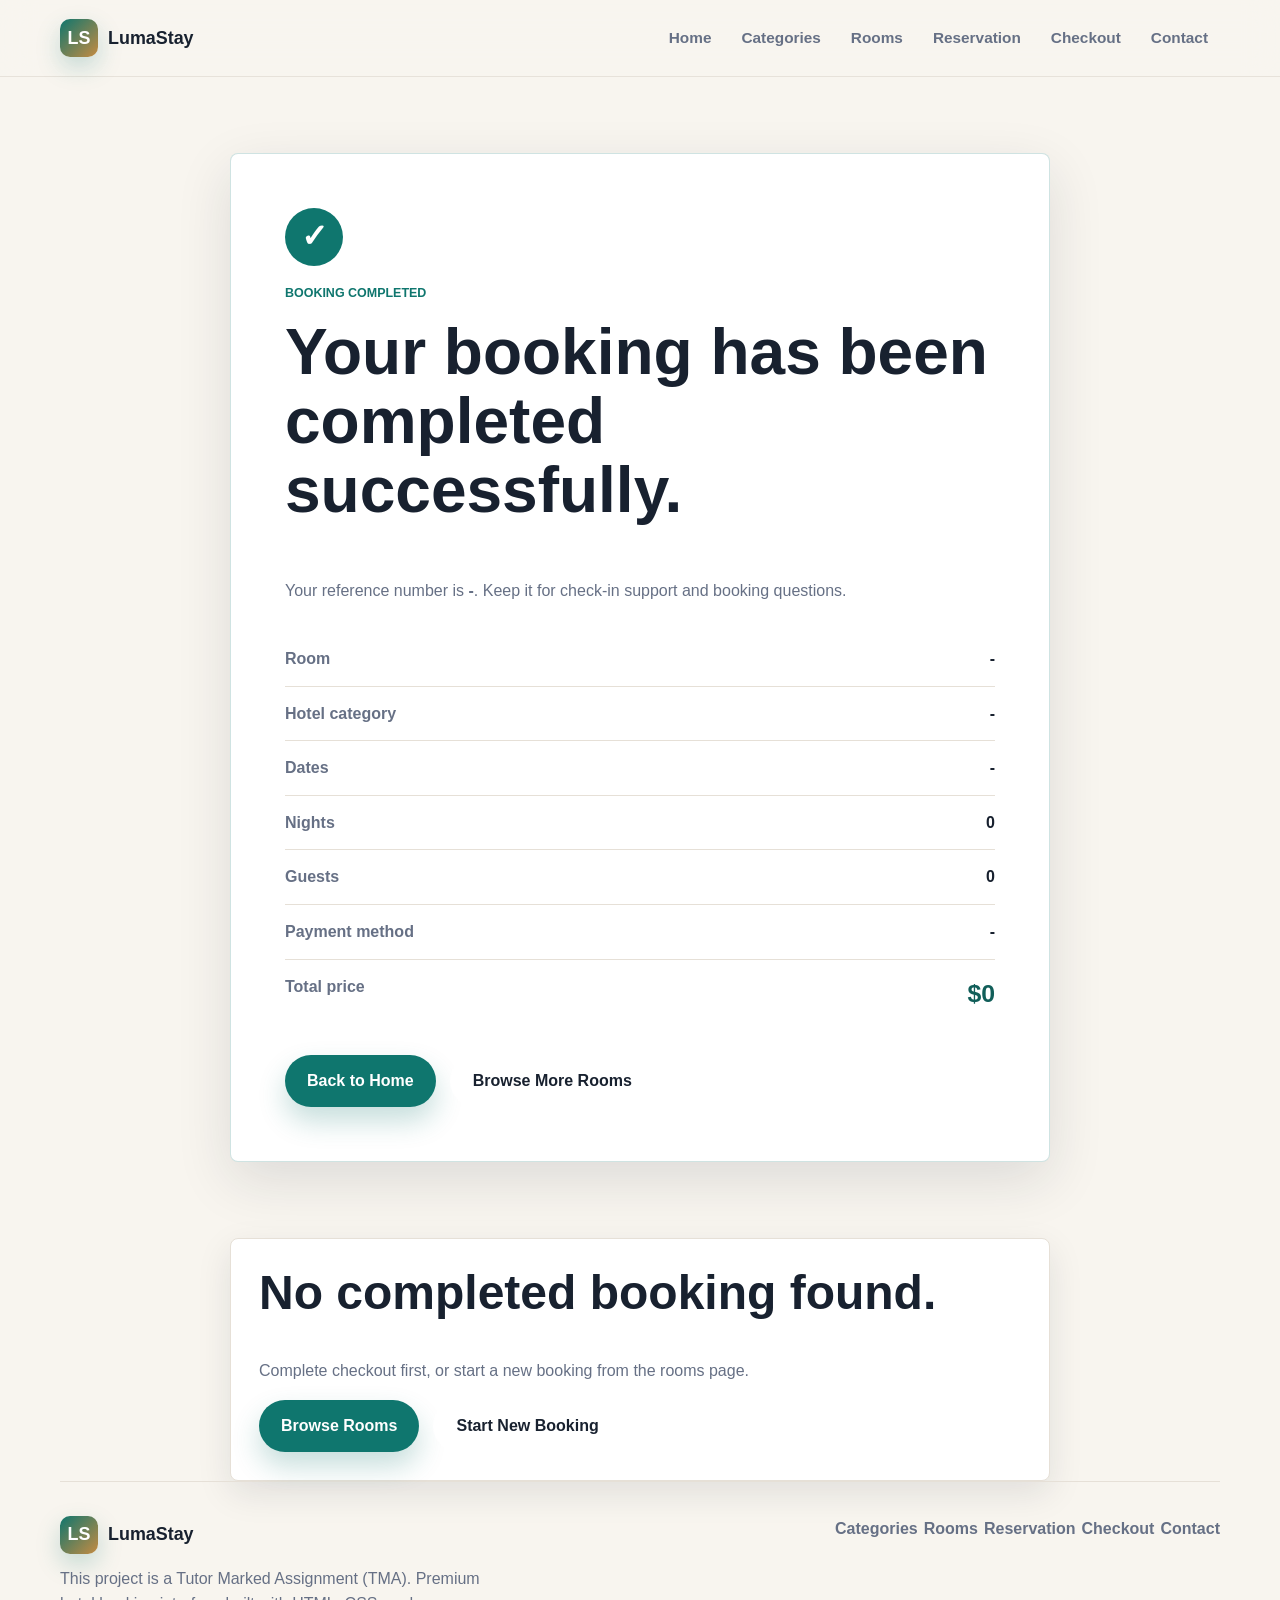
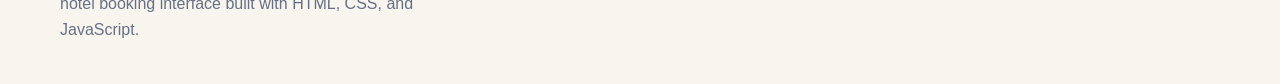
<file: booking-success.html>
<!DOCTYPE html>
<html lang="en">
<head>
    <meta charset="UTF-8" />
    <meta name="viewport" content="width=device-width, initial-scale=1.0" />
    <meta name="description" content="Your LumaStay booking has been completed successfully." />
    <title>Booking Completed | LumaStay</title>
    <link rel="stylesheet" href="css/style.css" />
</head>
<body data-page="success">
    <header class="site-header">
        <nav class="navbar" aria-label="Main navigation">
            <a class="brand" href="index.html"><span class="brand-mark">LS</span><span>LumaStay</span></a>
            <button class="nav-toggle" type="button" aria-label="Open navigation" aria-expanded="false"><span></span><span></span><span></span></button>
            <ul class="nav-links">
                <li><a href="index.html" data-nav="home">Home</a></li>
                <li><a href="categories.html" data-nav="categories">Categories</a></li>
                <li><a href="rooms.html" data-nav="rooms">Rooms</a></li>
                <li><a href="reservation.html" data-nav="reservation">Reservation</a></li>
                <li><a href="checkout.html" data-nav="checkout">Checkout</a></li>
                <li><a href="contact.html" data-nav="contact">Contact</a></li>
            </ul>
        </nav>
    </header>

    <main>
        <section class="success-hero" id="successContent">
            <div class="success-card">
                <span class="success-mark" aria-hidden="true">&#10003;</span>
                <p class="eyebrow">Booking completed</p>
                <h1>Your booking has been completed successfully.</h1>
                <p>Your reference number is <strong id="successReference">-</strong>. Keep it for check-in support and booking questions.</p>
                <dl class="summary-list success-summary">
                    <div><dt>Room</dt><dd id="successRoom">-</dd></div>
                    <div><dt>Hotel category</dt><dd id="successCategory">-</dd></div>
                    <div><dt>Dates</dt><dd id="successDates">-</dd></div>
                    <div><dt>Nights</dt><dd id="successNights">0</dd></div>
                    <div><dt>Guests</dt><dd id="successGuests">0</dd></div>
                    <div><dt>Payment method</dt><dd id="successPayment">-</dd></div>
                    <div class="total-line"><dt>Total price</dt><dd id="successTotal">$0</dd></div>
                </dl>
                <div class="hero-actions">
                    <a class="btn btn-primary" href="index.html">Back to Home</a>
                    <a class="btn btn-secondary" href="rooms.html">Browse More Rooms</a>
                </div>
            </div>
        </section>

        <section class="section fallback-panel" id="successFallback" hidden="hidden">
            <h2>No completed booking found.</h2>
            <p>Complete checkout first, or start a new booking from the rooms page.</p>
            <div class="hero-actions">
                <a class="btn btn-primary" href="rooms.html">Browse Rooms</a>
                <a class="btn btn-secondary" href="reservation.html">Start New Booking</a>
            </div>
        </section>
    </main>

    <footer class="site-footer">
        <div><a class="brand footer-brand" href="index.html"><span class="brand-mark">LS</span><span>LumaStay</span></a><p>This project is a Tutor Marked Assignment (TMA). Premium hotel booking interface built with HTML, CSS, and JavaScript.</p></div>
        <ul class="footer-links"><li><a href="categories.html">Categories</a></li><li><a href="rooms.html">Rooms</a></li><li><a href="reservation.html">Reservation</a></li><li><a href="checkout.html">Checkout</a></li><li><a href="contact.html">Contact</a></li></ul>
    </footer>

    <script src="js/main.js"></script>
</body>
</html>
</file>
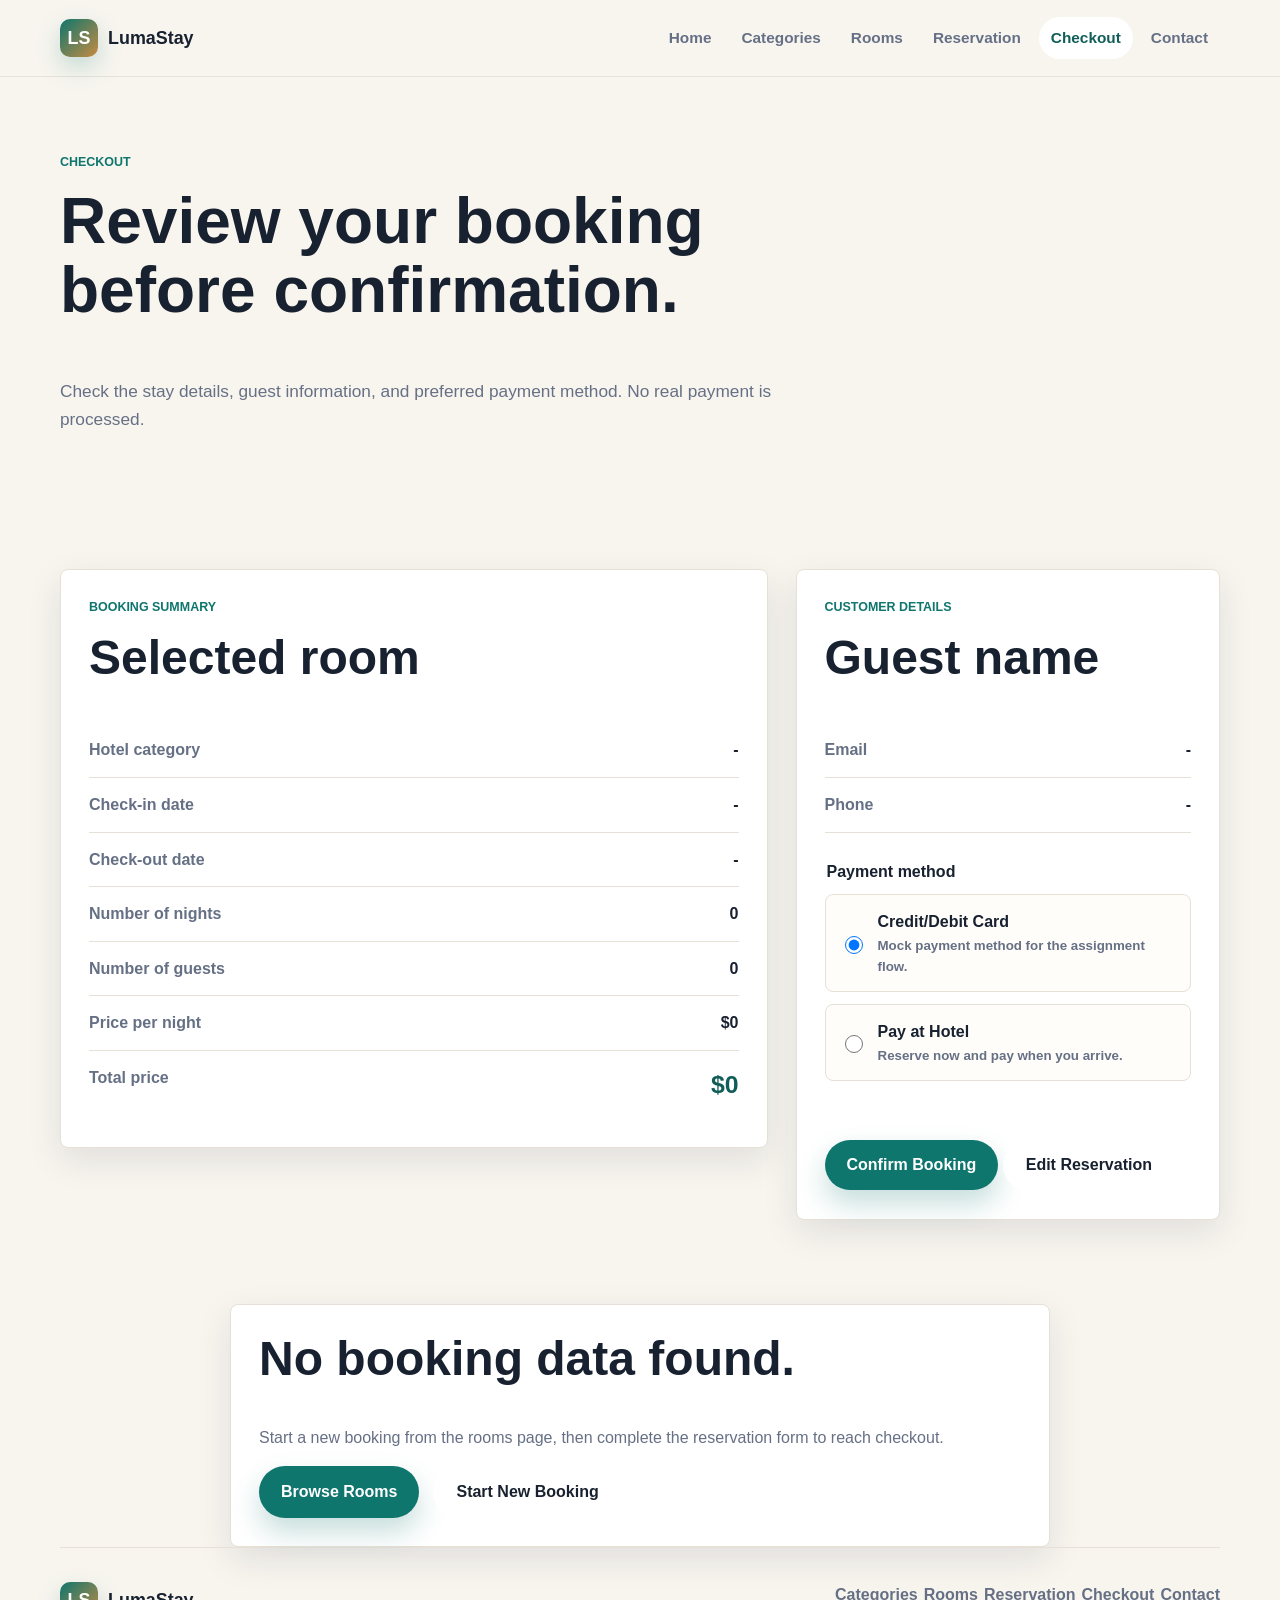
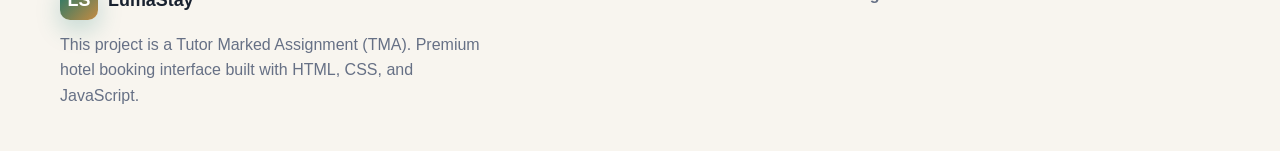
<file: checkout.html>
<!DOCTYPE html>
<html lang="en">
<head>
    <meta charset="UTF-8" />
    <meta name="viewport" content="width=device-width, initial-scale=1.0" />
    <meta name="description" content="Review your LumaStay booking summary and choose a payment method before confirming." />
    <title>Checkout | LumaStay</title>
    <link rel="stylesheet" href="css/style.css" />
</head>
<body data-page="checkout">
    <header class="site-header">
        <nav class="navbar" aria-label="Main navigation">
            <a class="brand" href="index.html"><span class="brand-mark">LS</span><span>LumaStay</span></a>
            <button class="nav-toggle" type="button" aria-label="Open navigation" aria-expanded="false"><span></span><span></span><span></span></button>
            <ul class="nav-links">
                <li><a href="index.html" data-nav="home">Home</a></li>
                <li><a href="categories.html" data-nav="categories">Categories</a></li>
                <li><a href="rooms.html" data-nav="rooms">Rooms</a></li>
                <li><a href="reservation.html" data-nav="reservation">Reservation</a></li>
                <li><a href="checkout.html" data-nav="checkout">Checkout</a></li>
                <li><a href="contact.html" data-nav="contact">Contact</a></li>
            </ul>
        </nav>
    </header>

    <main>
        <section class="page-hero compact">
            <p class="eyebrow">Checkout</p>
            <h1>Review your booking before confirmation.</h1>
            <p>Check the stay details, guest information, and preferred payment method. No real payment is processed.</p>
        </section>

        <section class="section checkout-layout" id="checkoutContent">
            <div class="checkout-panel">
                <div class="section-heading compact-heading">
                    <p class="eyebrow">Booking summary</p>
                    <h2 id="checkoutRoom">Selected room</h2>
                </div>
                <dl class="summary-list">
                    <div><dt>Hotel category</dt><dd id="checkoutCategory">-</dd></div>
                    <div><dt>Check-in date</dt><dd id="checkoutCheckIn">-</dd></div>
                    <div><dt>Check-out date</dt><dd id="checkoutCheckOut">-</dd></div>
                    <div><dt>Number of nights</dt><dd id="checkoutNights">0</dd></div>
                    <div><dt>Number of guests</dt><dd id="checkoutGuests">0</dd></div>
                    <div><dt>Price per night</dt><dd id="checkoutRate">$0</dd></div>
                    <div class="total-line"><dt>Total price</dt><dd id="checkoutTotal">$0</dd></div>
                </dl>
            </div>

            <aside class="checkout-panel">
                <div class="section-heading compact-heading">
                    <p class="eyebrow">Customer details</p>
                    <h2 id="checkoutName">Guest name</h2>
                </div>
                <dl class="summary-list customer-summary">
                    <div><dt>Email</dt><dd id="checkoutEmail">-</dd></div>
                    <div><dt>Phone</dt><dd id="checkoutPhone">-</dd></div>
                </dl>

                <form class="payment-form" id="checkoutForm" novalidate="novalidate">
                    <fieldset>
                        <legend>Payment method</legend>
                        <label class="payment-option">
                            <input type="radio" name="paymentMethod" value="Credit/Debit Card" checked="checked" />
                            <span><strong>Credit/Debit Card</strong><small>Mock payment method for the assignment flow.</small></span>
                        </label>
                        <label class="payment-option">
                            <input type="radio" name="paymentMethod" value="Pay at Hotel" />
                            <span><strong>Pay at Hotel</strong><small>Reserve now and pay when you arrive.</small></span>
                        </label>
                    </fieldset>
                    <p class="form-message" id="checkoutMessage" role="status" aria-live="polite"></p>
                    <button class="btn btn-primary form-submit" type="submit">Confirm Booking</button>
                    <a class="btn btn-secondary form-submit" href="reservation.html">Edit Reservation</a>
                </form>
            </aside>
        </section>

        <section class="section fallback-panel" id="checkoutFallback" hidden="hidden">
            <h2>No booking data found.</h2>
            <p>Start a new booking from the rooms page, then complete the reservation form to reach checkout.</p>
            <div class="hero-actions">
                <a class="btn btn-primary" href="rooms.html">Browse Rooms</a>
                <a class="btn btn-secondary" href="reservation.html">Start New Booking</a>
            </div>
        </section>
    </main>

    <footer class="site-footer">
        <div><a class="brand footer-brand" href="index.html"><span class="brand-mark">LS</span><span>LumaStay</span></a><p>This project is a Tutor Marked Assignment (TMA). Premium hotel booking interface built with HTML, CSS, and JavaScript.</p></div>
        <ul class="footer-links"><li><a href="categories.html">Categories</a></li><li><a href="rooms.html">Rooms</a></li><li><a href="reservation.html">Reservation</a></li><li><a href="checkout.html">Checkout</a></li><li><a href="contact.html">Contact</a></li></ul>
    </footer>

    <script src="js/main.js"></script>
</body>
</html>
</file>
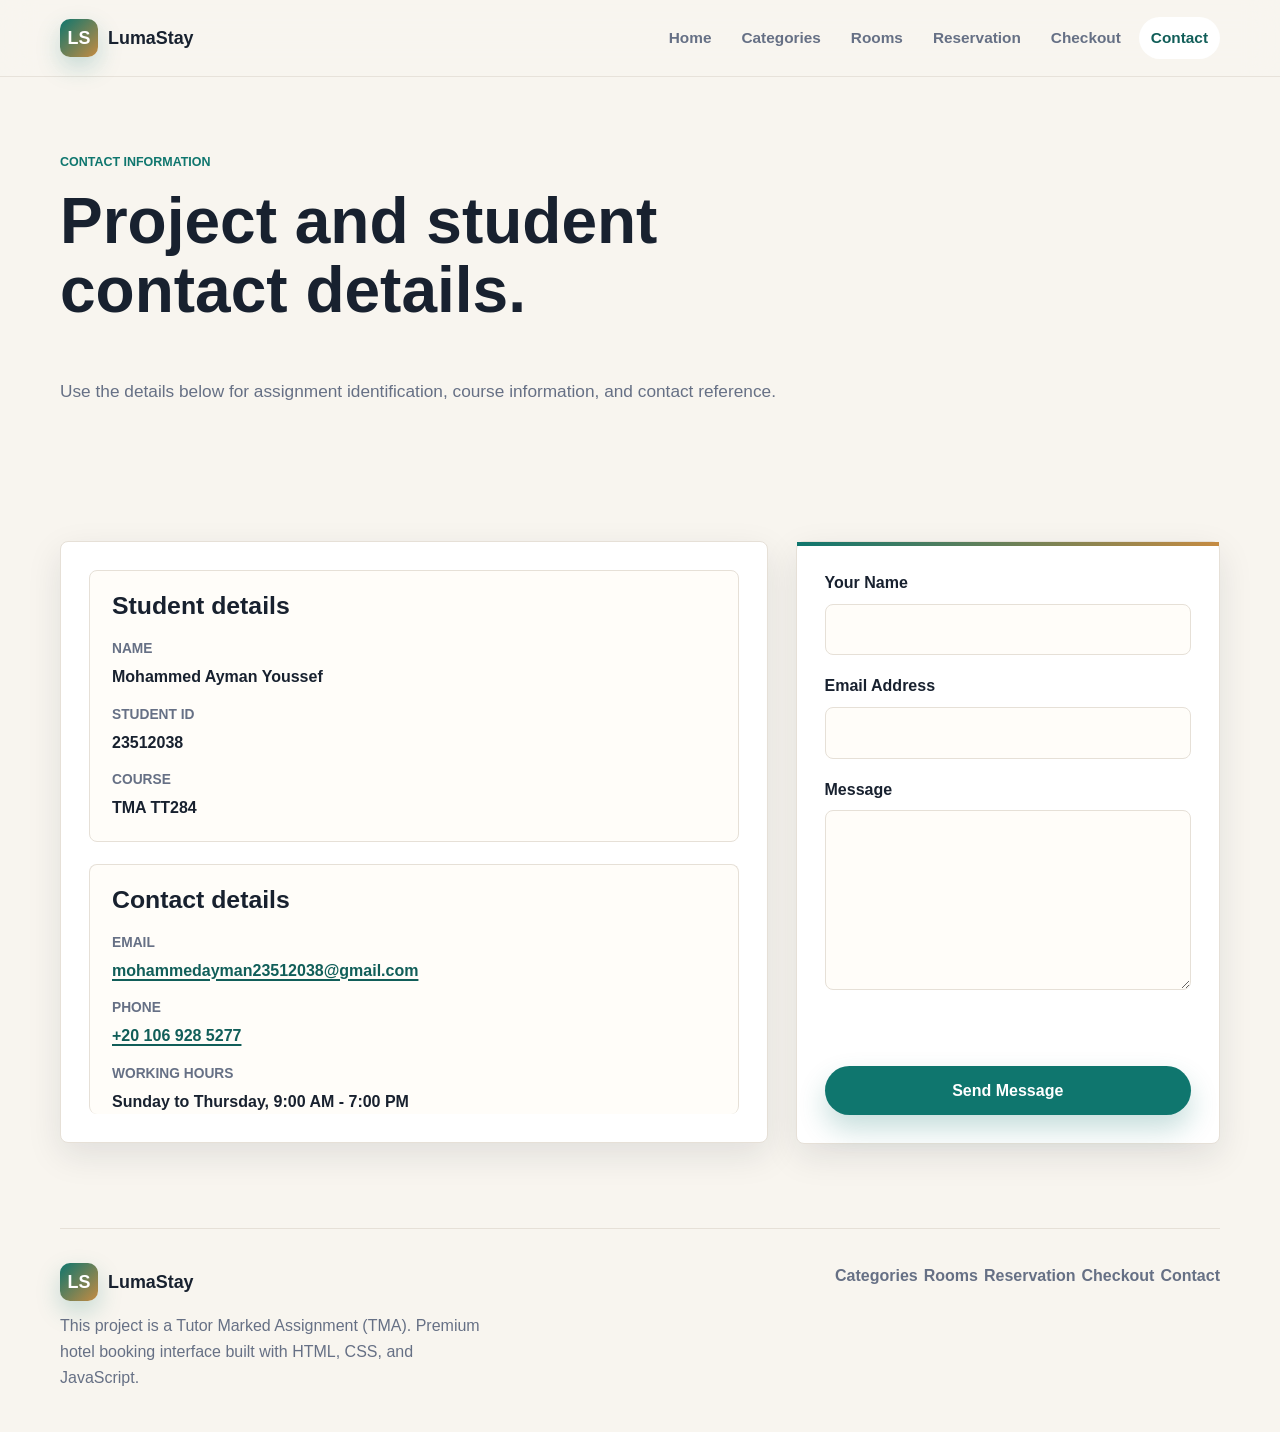
<file: contact.html>
<!DOCTYPE html>
<html lang="en">
<head>
    <meta charset="UTF-8" />
    <meta name="viewport" content="width=device-width, initial-scale=1.0" />
    <meta name="description" content="Contact LumaStay for hotel booking support, reservation questions, and travel assistance." />
    <title>Contact | LumaStay</title>
    <link rel="stylesheet" href="css/style.css" />
</head>
<body data-page="contact">
    <header class="site-header">
        <nav class="navbar" aria-label="Main navigation">
            <a class="brand" href="index.html"><span class="brand-mark">LS</span><span>LumaStay</span></a>
            <button class="nav-toggle" type="button" aria-label="Open navigation" aria-expanded="false"><span></span><span></span><span></span></button>
            <ul class="nav-links">
                <li><a href="index.html" data-nav="home">Home</a></li>
                <li><a href="categories.html" data-nav="categories">Categories</a></li>
                <li><a href="rooms.html" data-nav="rooms">Rooms</a></li>
                <li><a href="reservation.html" data-nav="reservation">Reservation</a></li>
                <li><a href="checkout.html" data-nav="checkout">Checkout</a></li>
                <li><a href="contact.html" data-nav="contact">Contact</a></li>
            </ul>
        </nav>
    </header>

    <main>
        <section class="page-hero compact">
            <p class="eyebrow">Contact information</p>
            <h1>Project and student contact details.</h1>
            <p>Use the details below for assignment identification, course information, and contact reference.</p>
        </section>

        <section class="section contact-layout">
            <div class="contact-info">
                <article class="contact-card">
                    <h2>Student details</h2>
                    <dl class="contact-list">
                        <div><dt>Name</dt><dd>Mohammed Ayman Youssef</dd></div>
                        <div><dt>Student ID</dt><dd>23512038</dd></div>
                        <div><dt>Course</dt><dd>TMA TT284</dd></div>
                    </dl>
                </article>
                <article class="contact-card">
                    <h2>Contact details</h2>
                    <dl class="contact-list">
                        <div><dt>Email</dt><dd><a href="mailto:mohammedayman23512038@gmail.com">mohammedayman23512038@gmail.com</a></dd></div>
                        <div><dt>Phone</dt><dd><a href="tel:+201069285277">+20 106 928 5277</a></dd></div>
                        <div><dt>Working Hours</dt><dd>Sunday to Thursday, 9:00 AM - 7:00 PM</dd></div>
                    </dl>
                </article>
            </div>

            <form class="contact-form" id="contactForm" novalidate="novalidate">
                <label>Your Name
                    <input type="text" id="contactName" required="required" />
                </label>
                <label>Email Address
                    <input type="email" id="contactEmail" required="required" />
                </label>
                <label>Message
                    <textarea id="contactMessage" rows="6" required="required"></textarea>
                </label>
                <p class="form-message" id="contactStatus" role="status" aria-live="polite"></p>
                <button class="btn btn-primary" type="submit">Send Message</button>
            </form>
        </section>
    </main>

    <footer class="site-footer">
        <div><a class="brand footer-brand" href="index.html"><span class="brand-mark">LS</span><span>LumaStay</span></a><p>This project is a Tutor Marked Assignment (TMA). Premium hotel booking interface built with HTML, CSS, and JavaScript.</p></div>
        <ul class="footer-links"><li><a href="categories.html">Categories</a></li><li><a href="rooms.html">Rooms</a></li><li><a href="reservation.html">Reservation</a></li><li><a href="checkout.html">Checkout</a></li><li><a href="contact.html">Contact</a></li></ul>
    </footer>

    <script src="js/main.js"></script>
</body>
</html>
</file>
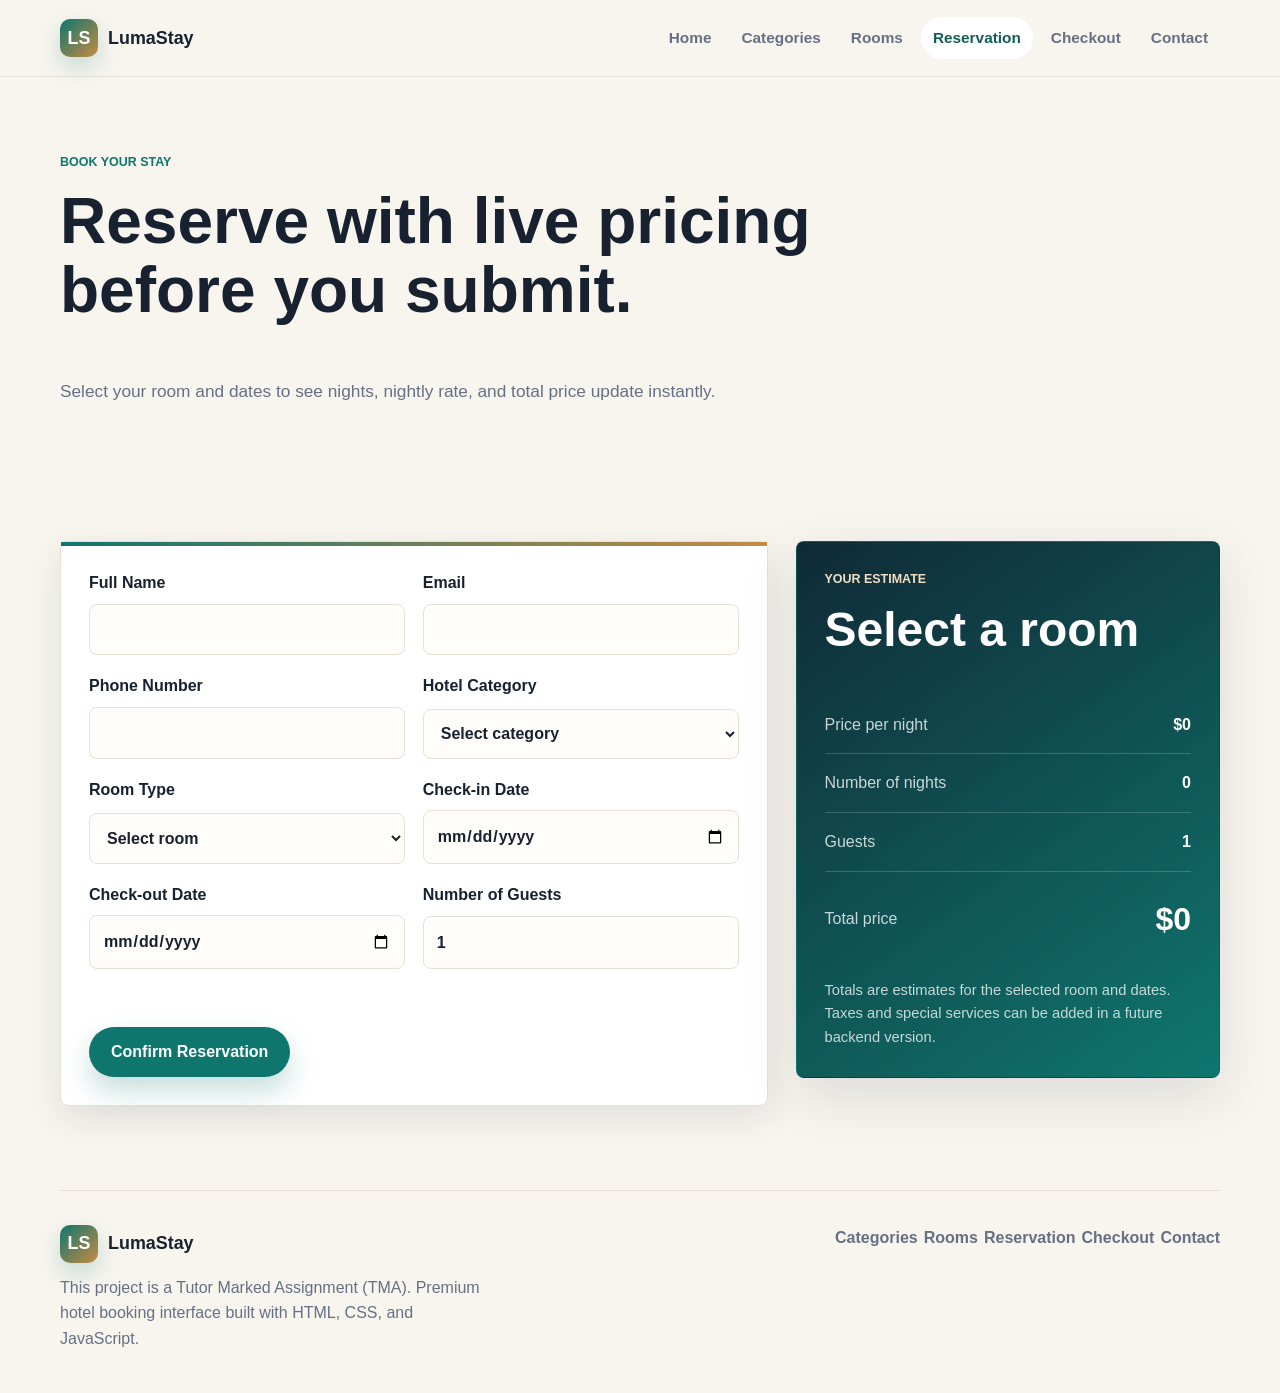
<file: reservation.html>
<!DOCTYPE html>
<html lang="en">
<head>
    <meta charset="UTF-8" />
    <meta name="viewport" content="width=device-width, initial-scale=1.0" />
    <meta name="description" content="Reserve a LumaStay room with live nightly rate, nights, and total price calculation." />
    <title>Reservation | LumaStay</title>
    <link rel="stylesheet" href="css/style.css" />
</head>
<body data-page="reservation">
    <header class="site-header">
        <nav class="navbar" aria-label="Main navigation">
            <a class="brand" href="index.html"><span class="brand-mark">LS</span><span>LumaStay</span></a>
            <button class="nav-toggle" type="button" aria-label="Open navigation" aria-expanded="false"><span></span><span></span><span></span></button>
            <ul class="nav-links">
                <li><a href="index.html" data-nav="home">Home</a></li>
                <li><a href="categories.html" data-nav="categories">Categories</a></li>
                <li><a href="rooms.html" data-nav="rooms">Rooms</a></li>
                <li><a href="reservation.html" data-nav="reservation">Reservation</a></li>
                <li><a href="checkout.html" data-nav="checkout">Checkout</a></li>
                <li><a href="contact.html" data-nav="contact">Contact</a></li>
            </ul>
        </nav>
    </header>

    <main>
        <section class="page-hero compact">
            <p class="eyebrow">Book your stay</p>
            <h1>Reserve with live pricing before you submit.</h1>
            <p>Select your room and dates to see nights, nightly rate, and total price update instantly.</p>
        </section>

        <section class="section booking-layout">
            <form class="booking-form" id="reservationForm" novalidate="novalidate">
                <div class="form-grid">
                    <label>Full Name
                        <input type="text" id="fullName" name="fullName" autocomplete="name" required="required" />
                    </label>
                    <label>Email
                        <input type="email" id="email" name="email" autocomplete="email" required="required" />
                    </label>
                    <label>Phone Number
                        <input type="tel" id="phone" name="phone" autocomplete="tel" required="required" />
                    </label>
                    <label>Hotel Category
                        <select id="hotelCategory" name="hotelCategory" required="required">
                            <option value="">Select category</option>
                            <option value="luxury">Luxury Hotels</option>
                            <option value="business">Business Hotels</option>
                            <option value="family">Family Hotels</option>
                            <option value="budget">Budget Hotels</option>
                            <option value="beach">Beach Resorts</option>
                        </select>
                    </label>
                    <label>Room Type
                        <select id="roomType" name="roomType" required="required">
                            <option value="">Select room</option>
                        </select>
                    </label>
                    <label>Check-in Date
                        <input type="date" id="checkIn" name="checkIn" required="required" />
                    </label>
                    <label>Check-out Date
                        <input type="date" id="checkOut" name="checkOut" required="required" />
                    </label>
                    <label>Number of Guests
                        <input type="number" id="guests" name="guests" min="1" max="8" value="1" required="required" />
                    </label>
                </div>
                <p class="form-message" id="reservationMessage" role="status" aria-live="polite"></p>
                <button class="btn btn-primary form-submit" type="submit">Confirm Reservation</button>
            </form>

            <aside class="reservation-summary" aria-label="Reservation price summary">
                <div>
                    <p class="eyebrow">Your estimate</p>
                    <h2 id="summaryRoom">Select a room</h2>
                </div>
                <dl>
                    <div><dt>Price per night</dt><dd id="summaryRate">$0</dd></div>
                    <div><dt>Number of nights</dt><dd id="summaryNights">0</dd></div>
                    <div><dt>Guests</dt><dd id="summaryGuests">1</dd></div>
                    <div class="total-line"><dt>Total price</dt><dd id="summaryTotal">$0</dd></div>
                </dl>
                <p class="summary-note">Totals are estimates for the selected room and dates. Taxes and special services can be added in a future backend version.</p>
            </aside>
        </section>
    </main>

    <footer class="site-footer">
        <div><a class="brand footer-brand" href="index.html"><span class="brand-mark">LS</span><span>LumaStay</span></a><p>This project is a Tutor Marked Assignment (TMA). Premium hotel booking interface built with HTML, CSS, and JavaScript.</p></div>
        <ul class="footer-links"><li><a href="categories.html">Categories</a></li><li><a href="rooms.html">Rooms</a></li><li><a href="reservation.html">Reservation</a></li><li><a href="checkout.html">Checkout</a></li><li><a href="contact.html">Contact</a></li></ul>
    </footer>

    <script src="js/main.js"></script>
</body>
</html>
</file>
<file: css/style.css>
/* Global styles */
:root {
    --color-ink: #18212f;
    --color-muted: #667085;
    --color-line: #e6e0d7;
    --color-panel: #ffffff;
    --color-bg: #f8f5ef;
    --color-bg-soft: #eee8dc;
    --color-primary: #0f766e;
    --color-primary-dark: #115e59;
    --color-accent: #c58b42;
    --color-accent-soft: #f2dfc3;
    --shadow-soft: 0 18px 55px rgba(24, 33, 47, 0.12);
    --shadow-card: 0 12px 35px rgba(24, 33, 47, 0.1);
    --shadow-hover: 0 22px 65px rgba(24, 33, 47, 0.16);
    --radius-card: 8px;
    --radius-pill: 999px;
    --container: 1160px;
}

* {
    box-sizing: border-box;
}

html {
    scroll-behavior: smooth;
}

body {
    margin: 0;
    font-family: Arial, Helvetica, sans-serif;
    color: var(--color-ink);
    background: var(--color-bg);
    line-height: 1.6;
    text-rendering: optimizeLegibility;
}

img {
    display: block;
    max-width: 100%;
}

a {
    color: inherit;
    text-decoration: none;
}

p,
h1,
h2,
h3 {
    margin-top: 0;
}

h1,
h2,
h3 {
    line-height: 1.08;
}

h1 {
    font-size: clamp(2.5rem, 6vw, 5.8rem);
    max-width: 980px;
}

h2 {
    font-size: clamp(1.9rem, 4vw, 3rem);
}

h3 {
    font-size: 1.25rem;
}

p {
    color: var(--color-muted);
}

main {
    min-height: 70vh;
}

.section {
    width: min(var(--container), calc(100% - 40px));
    margin: 0 auto;
    padding: 84px 0;
}

.eyebrow {
    color: var(--color-primary);
    font-size: 0.78rem;
    font-weight: 800;
    letter-spacing: 0;
    margin-bottom: 14px;
    text-transform: uppercase;
}

.section-heading {
    max-width: 760px;
    margin-bottom: 34px;
}

.section-heading p:last-child {
    color: var(--color-muted);
    font-size: 1.08rem;
}

.compact-heading {
    max-width: 640px;
}

.btn {
    display: inline-flex;
    align-items: center;
    justify-content: center;
    min-height: 46px;
    border: 0;
    border-radius: var(--radius-pill);
    padding: 12px 22px;
    font: inherit;
    font-weight: 800;
    cursor: pointer;
    transition: transform 180ms ease, box-shadow 180ms ease, background 180ms ease, color 180ms ease;
}

.btn:hover,
.btn:focus-visible {
    transform: translateY(-2px);
}

.btn:focus-visible,
.nav-links a:focus-visible,
.filter-chip:focus-visible,
input:focus-visible,
select:focus-visible,
textarea:focus-visible {
    outline: 3px solid rgba(197, 139, 66, 0.5);
    outline-offset: 3px;
}

.btn-primary {
    color: #ffffff;
    background: var(--color-primary);
    box-shadow: 0 14px 28px rgba(15, 118, 110, 0.24);
}

.btn-primary:hover {
    background: var(--color-primary-dark);
}

.btn-secondary {
    color: var(--color-ink);
    background: rgba(255, 255, 255, 0.84);
    border: 1px solid rgba(255, 255, 255, 0.58);
}

.btn-small {
    min-height: 40px;
    padding: 9px 16px;
    font-size: 0.92rem;
}

.text-link {
    color: var(--color-primary);
    font-weight: 800;
}

.text-link:hover {
    color: var(--color-primary-dark);
}

/* Navbar */
.site-header {
    position: sticky;
    top: 0;
    z-index: 20;
    background: rgba(248, 245, 239, 0.88);
    border-bottom: 1px solid rgba(230, 224, 215, 0.9);
    backdrop-filter: blur(16px);
}

.navbar {
    width: min(var(--container), calc(100% - 40px));
    min-height: 76px;
    margin: 0 auto;
    display: flex;
    align-items: center;
    justify-content: space-between;
    gap: 24px;
}

.brand {
    display: inline-flex;
    align-items: center;
    gap: 10px;
    font-size: 1.12rem;
    font-weight: 900;
}

.brand-mark {
    display: inline-grid;
    place-items: center;
    width: 38px;
    height: 38px;
    border-radius: 10px;
    color: #ffffff;
    background: linear-gradient(135deg, var(--color-primary), var(--color-accent));
    box-shadow: 0 10px 25px rgba(15, 118, 110, 0.22);
}

.nav-links,
.footer-links {
    display: flex;
    align-items: center;
    gap: 6px;
    padding: 0;
    margin: 0;
    list-style: none;
}

.nav-links a {
    display: inline-flex;
    border-radius: var(--radius-pill);
    padding: 9px 12px;
    color: var(--color-muted);
    font-size: 0.96rem;
    font-weight: 800;
    transition: color 180ms ease, background 180ms ease;
}

.nav-links a:hover,
.nav-links a.active {
    color: var(--color-primary-dark);
    background: #ffffff;
}

.nav-toggle {
    display: none;
    width: 44px;
    height: 44px;
    border: 1px solid var(--color-line);
    border-radius: 8px;
    background: #ffffff;
    cursor: pointer;
}

.nav-toggle span {
    display: block;
    width: 20px;
    height: 2px;
    margin: 5px auto;
    background: var(--color-ink);
}

/* Hero */
.hero {
    min-height: calc(100vh - 76px);
    display: flex;
    align-items: center;
    padding: 72px 0;
    color: #ffffff;
    background:
        linear-gradient(90deg, rgba(11, 31, 43, 0.78), rgba(11, 31, 43, 0.38), rgba(11, 31, 43, 0.2)),
        url("https://images.unsplash.com/photo-1542314831-068cd1dbfeeb?auto=format&fit=crop&w=1800&q=82") center/cover;
}

.hero-content {
    width: min(var(--container), calc(100% - 40px));
    margin: 0 auto;
}

.hero .eyebrow {
    color: var(--color-accent-soft);
}

.hero-copy {
    max-width: 660px;
    margin-bottom: 30px;
    color: rgba(255, 255, 255, 0.86);
    font-size: 1.18rem;
}

.hero-actions {
    display: flex;
    flex-wrap: wrap;
    gap: 14px;
}

.page-hero {
    width: min(var(--container), calc(100% - 40px));
    margin: 0 auto;
    padding: 76px 0 34px;
}

.page-hero.compact h1 {
    max-width: 820px;
    font-size: clamp(2.3rem, 5vw, 4.6rem);
}

.page-hero p:last-child {
    max-width: 720px;
    color: var(--color-muted);
    font-size: 1.08rem;
}

.two-column {
    display: grid;
    grid-template-columns: 0.8fr 1.2fr;
    gap: 48px;
    align-items: start;
}

.split-grid {
    display: grid;
    grid-template-columns: repeat(2, minmax(0, 1fr));
    gap: 18px;
}

.info-panel {
    min-height: 220px;
    padding: 28px;
    border: 1px solid var(--color-line);
    border-radius: var(--radius-card);
    background: #ffffff;
    box-shadow: var(--shadow-card);
}

.info-panel p {
    color: var(--color-muted);
}

.about-band {
    width: 100%;
    max-width: none;
    padding-right: max(20px, calc((100% - var(--container)) / 2));
    padding-left: max(20px, calc((100% - var(--container)) / 2));
    background: var(--color-bg-soft);
}

.stats-row {
    display: grid;
    grid-template-columns: repeat(3, minmax(0, 1fr));
    gap: 16px;
}

.stats-row div {
    padding: 24px;
    border-radius: var(--radius-card);
    background: rgba(255, 255, 255, 0.78);
}

.stats-row strong {
    display: block;
    color: var(--color-primary-dark);
    font-size: 2rem;
}

.stats-row span {
    color: var(--color-muted);
    font-weight: 700;
}

/* Cards */
.card-grid {
    display: grid;
    gap: 22px;
}

.card-grid.three {
    grid-template-columns: repeat(3, minmax(0, 1fr));
}

.feature-card,
.room-card,
.category-card {
    overflow: hidden;
    border: 1px solid var(--color-line);
    border-radius: var(--radius-card);
    background: var(--color-panel);
    box-shadow: var(--shadow-card);
    transition: transform 200ms ease, box-shadow 200ms ease, border-color 200ms ease;
}

.feature-card:hover,
.room-card:hover,
.category-card:hover {
    transform: translateY(-5px);
    border-color: rgba(15, 118, 110, 0.25);
    box-shadow: var(--shadow-hover);
}

.feature-card img {
    width: 100%;
    height: 230px;
    object-fit: cover;
}

.feature-card div {
    padding: 24px;
}

.feature-card p,
.category-card p,
.room-card p {
    color: var(--color-muted);
}

.category-grid {
    display: grid;
    grid-template-columns: repeat(2, minmax(0, 1fr));
    gap: 24px;
}

.category-card:first-child {
    grid-column: span 2;
    display: grid;
    grid-template-columns: 1.08fr 0.92fr;
}

.category-card img {
    width: 100%;
    height: 100%;
    min-height: 280px;
    object-fit: cover;
}

.category-card-body {
    display: flex;
    flex-direction: column;
    align-items: flex-start;
    justify-content: center;
    padding: 30px;
}

.room-toolbar {
    position: sticky;
    top: 77px;
    z-index: 10;
    display: flex;
    flex-wrap: wrap;
    gap: 10px;
    width: 100%;
    max-width: none;
    padding-top: 18px;
    padding-bottom: 18px;
    padding-right: max(20px, calc((100% - var(--container)) / 2));
    padding-left: max(20px, calc((100% - var(--container)) / 2));
    background: rgba(248, 245, 239, 0.92);
    border-top: 1px solid rgba(230, 224, 215, 0.55);
    border-bottom: 1px solid rgba(230, 224, 215, 0.8);
    backdrop-filter: blur(14px);
}

.room-search {
    min-width: min(320px, 100%);
    margin-right: 6px;
    color: var(--color-ink);
    font-size: 0.9rem;
}

.room-search input {
    min-height: 42px;
    border-radius: var(--radius-pill);
    background: #ffffff;
}

.filter-chip {
    border: 1px solid var(--color-line);
    border-radius: var(--radius-pill);
    padding: 9px 15px;
    color: var(--color-muted);
    background: #ffffff;
    font: inherit;
    font-weight: 800;
    cursor: pointer;
    transition: background 180ms ease, color 180ms ease, transform 180ms ease;
}

.filter-chip:hover,
.filter-chip.active {
    color: #ffffff;
    background: var(--color-primary);
    transform: translateY(-1px);
}

.rooms-grid {
    display: grid;
    grid-template-columns: repeat(3, minmax(0, 1fr));
    gap: 24px;
    padding-top: 24px;
}

.room-card {
    display: flex;
    flex-direction: column;
    min-height: 100%;
}

.room-card.is-hidden {
    display: none;
}

.room-card img {
    width: 100%;
    height: 235px;
    object-fit: cover;
    transition: transform 260ms ease;
}

.room-card:hover img,
.feature-card:hover img,
.category-card:hover img {
    transform: scale(1.035);
}

.room-content {
    display: flex;
    flex: 1;
    flex-direction: column;
    padding: 24px;
}

.room-content h2 {
    font-size: 1.36rem;
    margin-bottom: 10px;
}

.room-content p {
    margin-bottom: 16px;
}

.tag {
    display: inline-flex;
    align-self: flex-start;
    margin-bottom: 12px;
    border-radius: var(--radius-pill);
    padding: 6px 10px;
    color: var(--color-primary-dark);
    background: #e5f3ef;
    font-size: 0.78rem;
    font-weight: 900;
}

.feature-list {
    display: grid;
    grid-template-columns: repeat(2, minmax(0, 1fr));
    gap: 7px 12px;
    padding: 0;
    margin: 4px 0 16px;
    list-style: none;
    color: var(--color-muted);
    font-size: 0.92rem;
}

.badge-row {
    display: flex;
    flex-wrap: wrap;
    gap: 8px;
    min-height: 31px;
    margin: 0 0 20px;
}

.badge {
    display: inline-flex;
    align-items: center;
    border-radius: var(--radius-pill);
    padding: 6px 10px;
    color: #4f320b;
    background: var(--color-accent-soft);
    font-size: 0.76rem;
    font-weight: 900;
}

.badge-soft {
    color: var(--color-primary-dark);
    background: #e5f3ef;
}

.featured-rooms {
    padding-top: 34px;
    padding-bottom: 28px;
}

.featured-strip {
    display: grid;
    grid-template-columns: repeat(4, minmax(0, 1fr));
    gap: 16px;
}

.featured-room {
    min-height: 180px;
    border: 1px solid rgba(15, 118, 110, 0.18);
    border-radius: var(--radius-card);
    padding: 22px;
    background:
        linear-gradient(145deg, rgba(255, 255, 255, 0.96), rgba(242, 223, 195, 0.45)),
        #ffffff;
    box-shadow: var(--shadow-card);
}

.featured-room h3 {
    margin: 16px 0 6px;
}

.featured-room p {
    margin-bottom: 18px;
}

.featured-room strong {
    color: var(--color-primary-dark);
    font-size: 1.25rem;
}

.featured-room strong span {
    color: var(--color-muted);
    font-size: 0.85rem;
}

.empty-state {
    display: none;
    grid-column: 1 / -1;
    border: 1px dashed rgba(15, 118, 110, 0.35);
    border-radius: var(--radius-card);
    padding: 34px;
    text-align: center;
    background: rgba(255, 255, 255, 0.72);
}

.empty-state.show {
    display: block;
}

.feature-list li::before {
    content: "";
    display: inline-block;
    width: 7px;
    height: 7px;
    margin-right: 8px;
    border-radius: 50%;
    background: var(--color-accent);
}

.room-footer {
    display: flex;
    align-items: center;
    justify-content: space-between;
    gap: 14px;
    margin-top: auto;
}

.room-footer strong {
    font-size: 1.25rem;
}

.room-footer span {
    color: var(--color-muted);
    font-size: 0.88rem;
    font-weight: 700;
}

.contact-preview {
    display: flex;
    align-items: center;
    justify-content: space-between;
    gap: 30px;
    border-top: 1px solid var(--color-line);
}

.offer-grid,
.testimonial-grid {
    display: grid;
    grid-template-columns: repeat(3, minmax(0, 1fr));
    gap: 20px;
}

.offer-card,
.testimonial-card {
    border: 1px solid var(--color-line);
    border-radius: var(--radius-card);
    padding: 26px;
    background: #ffffff;
    box-shadow: var(--shadow-card);
}

.offer-card {
    min-height: 260px;
    display: flex;
    flex-direction: column;
    align-items: flex-start;
}

.offer-card h3 {
    margin-top: 18px;
}

.offer-card .text-link {
    margin-top: auto;
}

.testimonials-section {
    width: 100%;
    max-width: none;
    padding-right: max(20px, calc((100% - var(--container)) / 2));
    padding-left: max(20px, calc((100% - var(--container)) / 2));
    background: #ffffff;
}

.testimonial-card p {
    color: var(--color-ink);
    font-size: 1.05rem;
}

.testimonial-card strong,
.testimonial-card span {
    display: block;
}

.testimonial-card span {
    color: var(--color-muted);
}

.faq-list {
    display: grid;
    gap: 12px;
    max-width: 860px;
}

.faq-list details {
    border: 1px solid var(--color-line);
    border-radius: var(--radius-card);
    padding: 18px 20px;
    background: #ffffff;
    box-shadow: 0 8px 22px rgba(24, 33, 47, 0.06);
}

.faq-list summary {
    color: var(--color-ink);
    font-weight: 900;
    cursor: pointer;
}

.faq-list p {
    margin: 12px 0 0;
}

.newsletter-section {
    display: grid;
    grid-template-columns: 0.8fr 1.2fr;
    gap: 30px;
    align-items: center;
    border-top: 1px solid var(--color-line);
}

.newsletter-form {
    display: grid;
    grid-template-columns: minmax(0, 1fr) auto;
    gap: 12px;
    align-items: end;
}

.newsletter-form .form-message {
    grid-column: 1 / -1;
    margin-top: 0;
}

.contact-preview div {
    max-width: 680px;
}

.contact-preview p:last-child {
    color: var(--color-muted);
}

/* Forms */
.booking-layout,
.contact-layout,
.checkout-layout {
    display: grid;
    grid-template-columns: minmax(0, 1.25fr) minmax(320px, 0.75fr);
    gap: 28px;
    align-items: start;
}

.booking-form,
.contact-form,
.contact-info,
.checkout-panel,
.fallback-panel {
    border: 1px solid var(--color-line);
    border-radius: var(--radius-card);
    padding: 28px;
    background: #ffffff;
    box-shadow: var(--shadow-card);
}

.booking-form,
.contact-form {
    position: relative;
}

.booking-form::before,
.contact-form::before {
    content: "";
    position: absolute;
    top: 0;
    right: 0;
    left: 0;
    height: 4px;
    background: linear-gradient(90deg, var(--color-primary), var(--color-accent));
}

.form-grid {
    display: grid;
    grid-template-columns: repeat(2, minmax(0, 1fr));
    gap: 18px;
}

label {
    display: grid;
    gap: 8px;
    color: var(--color-ink);
    font-weight: 800;
}

input,
select,
textarea {
    width: 100%;
    min-height: 48px;
    border: 1px solid var(--color-line);
    border-radius: 8px;
    padding: 12px 13px;
    color: var(--color-ink);
    background: #fffdf9;
    font: inherit;
    transition: border 180ms ease, box-shadow 180ms ease, background 180ms ease;
}

textarea {
    resize: vertical;
}

input:focus,
select:focus,
textarea:focus {
    outline: 0;
    border-color: var(--color-primary);
    background: #ffffff;
    box-shadow: 0 0 0 4px rgba(15, 118, 110, 0.12);
}

.form-submit {
    margin-top: 18px;
}

.form-message {
    min-height: 24px;
    margin: 16px 0 0;
    color: #b42318;
    font-weight: 800;
}

.form-message.success {
    color: var(--color-primary-dark);
}

.contact-form {
    display: grid;
    gap: 18px;
}

.contact-info {
    display: grid;
    gap: 22px;
}

.contact-card {
    border: 1px solid var(--color-line);
    border-radius: var(--radius-card);
    padding: 22px;
    background: #fffdf9;
}

.contact-card h2 {
    margin-bottom: 18px;
    font-size: 1.55rem;
}

.contact-list {
    display: grid;
    gap: 14px;
    margin: 0;
}

.contact-list div {
    display: grid;
    gap: 4px;
}

.contact-list dt {
    color: var(--color-muted);
    font-size: 0.86rem;
    font-weight: 900;
    text-transform: uppercase;
}

.contact-list dd {
    margin: 0;
    color: var(--color-ink);
    font-weight: 800;
    overflow-wrap: anywhere;
}

.contact-list a {
    color: var(--color-primary-dark);
    text-decoration: underline;
    text-decoration-thickness: 2px;
    text-underline-offset: 3px;
}

.contact-list a:hover {
    color: var(--color-primary);
}

.summary-list {
    margin: 0;
}

.summary-list div {
    display: flex;
    align-items: flex-start;
    justify-content: space-between;
    gap: 18px;
    border-bottom: 1px solid var(--color-line);
    padding: 14px 0;
}

.summary-list dt {
    color: var(--color-muted);
    font-weight: 800;
}

.summary-list dd {
    margin: 0;
    text-align: right;
    font-weight: 900;
}

.summary-list .total-line {
    border-bottom: 0;
}

.summary-list .total-line dd {
    color: var(--color-primary-dark);
    font-size: 1.55rem;
}

.payment-form {
    margin-top: 26px;
}

.payment-form fieldset {
    display: grid;
    gap: 12px;
    border: 0;
    padding: 0;
    margin: 0;
}

.payment-form legend {
    margin-bottom: 10px;
    color: var(--color-ink);
    font-weight: 900;
}

.payment-option {
    display: grid;
    grid-template-columns: auto 1fr;
    gap: 12px;
    align-items: center;
    border: 1px solid var(--color-line);
    border-radius: var(--radius-card);
    padding: 14px;
    background: #fffdf9;
    cursor: pointer;
    transition: border-color 180ms ease, box-shadow 180ms ease;
}

.payment-option:hover {
    border-color: rgba(15, 118, 110, 0.32);
    box-shadow: 0 8px 22px rgba(24, 33, 47, 0.07);
}

.payment-option input {
    width: 18px;
    min-height: 18px;
}

.payment-option small {
    display: block;
    color: var(--color-muted);
    font-weight: 700;
}

.fallback-panel {
    max-width: 820px;
    text-align: left;
}

.success-hero {
    width: min(var(--container), calc(100% - 40px));
    min-height: calc(100vh - 76px);
    display: grid;
    place-items: center;
    margin: 0 auto;
    padding: 76px 0;
}

.success-card {
    width: min(820px, 100%);
    border: 1px solid rgba(15, 118, 110, 0.2);
    border-radius: var(--radius-card);
    padding: clamp(28px, 5vw, 54px);
    background: #ffffff;
    box-shadow: var(--shadow-soft);
}

.success-card h1 {
    font-size: clamp(2.25rem, 5vw, 4.2rem);
}

.success-mark {
    display: inline-grid;
    place-items: center;
    width: 58px;
    height: 58px;
    margin-bottom: 18px;
    border-radius: 50%;
    color: #ffffff;
    background: var(--color-primary);
    font-size: 2rem;
    font-weight: 900;
}

.success-summary {
    margin: 28px 0;
}

.contact-info article {
    border-bottom: 1px solid var(--color-line);
    padding-bottom: 20px;
}

.contact-info article:last-child {
    border-bottom: 0;
    padding-bottom: 0;
}

.contact-info p {
    margin-bottom: 6px;
    color: var(--color-muted);
}

.social-links {
    display: flex;
    flex-wrap: wrap;
    gap: 10px;
}

.social-links a {
    border-radius: var(--radius-pill);
    padding: 9px 12px;
    color: var(--color-primary-dark);
    background: #e5f3ef;
    font-weight: 800;
}

/* Reservation summary */
.reservation-summary {
    position: sticky;
    top: 100px;
    border: 1px solid rgba(15, 118, 110, 0.2);
    border-radius: var(--radius-card);
    padding: 28px;
    color: #ffffff;
    background: linear-gradient(145deg, #102a36, #0f766e);
    box-shadow: var(--shadow-soft);
}

.reservation-summary .eyebrow {
    color: var(--color-accent-soft);
}

.reservation-summary dl {
    margin: 0;
}

.reservation-summary dl div {
    display: flex;
    align-items: center;
    justify-content: space-between;
    gap: 20px;
    border-bottom: 1px solid rgba(255, 255, 255, 0.18);
    padding: 16px 0;
}

.reservation-summary dt {
    color: rgba(255, 255, 255, 0.78);
}

.reservation-summary dd {
    margin: 0;
    font-weight: 900;
}

.reservation-summary .total-line {
    border-bottom: 0;
    padding-top: 22px;
}

.reservation-summary .total-line dd {
    font-size: 2rem;
}

.summary-note {
    margin: 18px 0 0;
    color: rgba(255, 255, 255, 0.76);
    font-size: 0.92rem;
}

/* Footer */
.site-footer {
    display: flex;
    align-items: flex-start;
    justify-content: space-between;
    gap: 28px;
    width: min(var(--container), calc(100% - 40px));
    margin: 0 auto;
    border-top: 1px solid var(--color-line);
    padding: 34px 0 42px;
}

.site-footer p {
    max-width: 420px;
    margin: 12px 0 0;
    color: var(--color-muted);
}

.footer-links {
    flex-wrap: wrap;
    justify-content: flex-end;
}

.footer-links a {
    color: var(--color-muted);
    font-weight: 800;
}

.footer-links a:hover {
    color: var(--color-primary);
}

/* Responsive media queries */
@media (max-width: 980px) {
    .card-grid.three,
    .rooms-grid,
    .booking-layout,
    .contact-layout,
    .checkout-layout,
    .offer-grid,
    .testimonial-grid,
    .newsletter-section,
    .two-column {
        grid-template-columns: 1fr;
    }

    .featured-strip {
        grid-template-columns: repeat(2, minmax(0, 1fr));
    }

    .category-card:first-child {
        grid-column: auto;
        grid-template-columns: 1fr;
    }

    .category-grid,
    .split-grid {
        grid-template-columns: 1fr;
    }

    .reservation-summary {
        position: static;
    }
}

@media (max-width: 760px) {
    .navbar {
        min-height: 68px;
    }

    .nav-toggle {
        display: block;
    }

    .nav-links {
        position: absolute;
        top: 68px;
        right: 20px;
        left: 20px;
        display: none;
        flex-direction: column;
        align-items: stretch;
        border: 1px solid var(--color-line);
        border-radius: var(--radius-card);
        padding: 10px;
        background: #ffffff;
        box-shadow: var(--shadow-card);
    }

    .room-toolbar {
        top: 69px;
        gap: 8px;
        overflow-x: auto;
        flex-wrap: nowrap;
        padding-right: 14px;
        padding-left: 14px;
        scrollbar-width: none;
    }

    .room-toolbar::-webkit-scrollbar {
        display: none;
    }

    .filter-chip {
        flex: 0 0 auto;
    }

    .room-search {
        flex: 0 0 min(280px, 78vw);
    }

    .nav-links.open {
        display: flex;
    }

    .nav-links a {
        justify-content: center;
        padding: 12px;
    }

    .hero {
        min-height: calc(100vh - 68px);
        padding: 58px 0;
        background-position: center;
    }

    .section {
        width: min(100% - 28px, var(--container));
        padding: 58px 0;
    }

    .page-hero {
        width: min(100% - 28px, var(--container));
        padding-top: 54px;
    }

    .featured-strip {
        grid-template-columns: 1fr;
    }

    .form-grid,
    .stats-row {
        grid-template-columns: 1fr;
    }

    .contact-preview,
    .site-footer {
        flex-direction: column;
    }

    .newsletter-form {
        grid-template-columns: 1fr;
    }

    .footer-links {
        justify-content: flex-start;
    }
}

@media (max-width: 520px) {
    h1 {
        font-size: 2.4rem;
    }

    .hero-actions,
    .room-footer {
        align-items: stretch;
        flex-direction: column;
    }

    .btn {
        width: 100%;
    }

    .feature-list {
        grid-template-columns: 1fr;
    }

    .booking-form,
    .contact-form,
    .contact-info,
    .checkout-panel,
    .fallback-panel,
    .reservation-summary {
        padding: 20px;
    }

    .room-card img,
    .feature-card img {
        height: 210px;
    }

    .featured-room {
        min-height: auto;
    }
}
</file>
